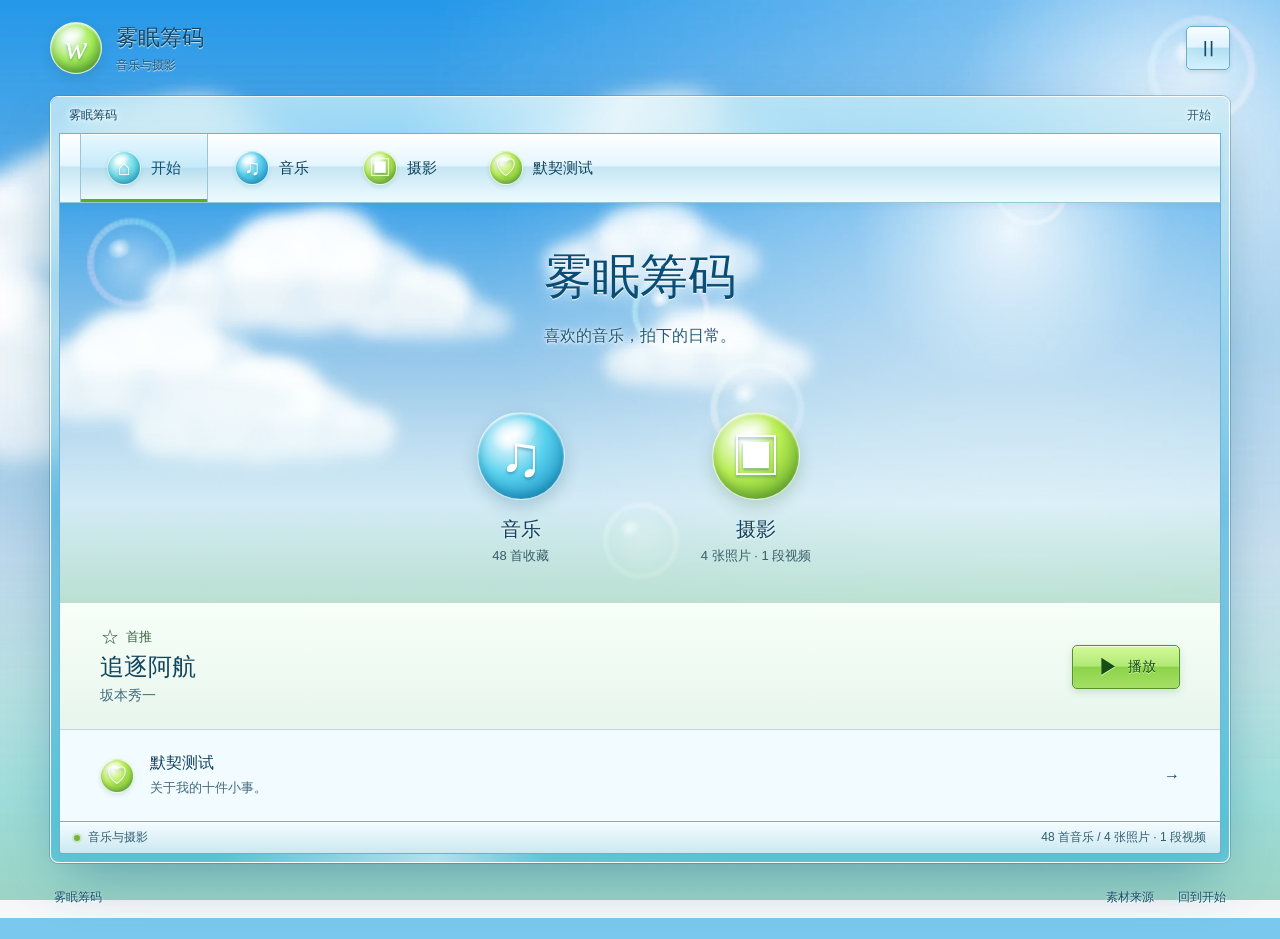
<file: index.html>
<!doctype html>
<html lang="zh-CN">
<head>
  <meta charset="UTF-8">
  <meta name="viewport" content="width=device-width, initial-scale=1">
  <meta name="theme-color" content="#139fe2">
  <meta name="description" content="雾眠筹码，喜欢的音乐，拍下的日常，还有一份默契小测试。">
  <title>雾眠筹码 · 音乐与摄影</title>
  <link rel="preload" href="assets/cloud-sky.webp" as="image">
  <link rel="stylesheet" href="styles.css?v=20261111-local">
  <script defer src="content.js?v=20261110-gallery"></script>
  <script defer src="friends.js?v=20261111-local"></script>
  <script defer src="app.js?v=20261111-local"></script>
</head>
<body>
  <a class="skip-link" href="#main">跳到主要内容</a>
  <div class="sky-backdrop" aria-hidden="true"></div>
  <div class="site-shell">
    <header class="site-header">
      <a class="brand" href="#home"><span class="orb brand-orb" aria-hidden="true">w</span><span>雾眠筹码<small>音乐与摄影</small></span></a>
      <div class="header-tools"><button id="motion-toggle" class="icon-button" aria-label="暂停背景动效" aria-pressed="false" title="暂停背景动效">Ⅱ</button></div>
    </header>
    <div class="aero-window">
      <div class="window-bar"><span>雾眠筹码</span><span class="window-location" id="location-name">开始</span></div>
      <nav class="top-nav" aria-label="主导航">
        <a href="#home" data-route="home"><span class="orb nav-orb" aria-hidden="true">⌂</span><span>开始</span></a>
        <a href="#music" data-route="music"><span class="orb nav-orb blue-orb" aria-hidden="true">♫</span><span>音乐</span></a>
        <a href="#photos" data-route="photos"><span class="orb nav-orb green-orb" aria-hidden="true">▣</span><span>摄影</span></a>
        <a href="#friends" data-route="friends"><span class="orb nav-orb green-orb" aria-hidden="true">♡</span><span>默契测试</span></a>
      </nav>
      <main id="main" tabindex="-1"></main>
      <div class="window-status"><span><span class="status-dot"></span><span id="status-text">音乐与摄影</span></span><span id="item-count"></span></div>
    </div>
    <footer class="site-footer"><span>雾眠筹码</span><a href="credits.html">素材来源</a><a href="#home">回到开始</a></footer>
  </div>
  <section class="player-dock" id="player-dock" aria-label="音乐播放器" hidden>
    <div class="player-inner">
      <button class="orb dock-play blue-orb" data-play aria-label="播放追逐阿航" title="播放追逐阿航">▶</button>
      <a class="dock-track" href="#music"><strong id="dock-title"></strong><span id="dock-artist"></span></a>
      <div class="player-timeline"><span id="elapsed">0:00</span><input id="seek" type="range" min="0" max="100" step="0.1" value="0" aria-label="播放进度" aria-valuetext="0:00" disabled><span id="duration">0:00</span></div>
      <div class="volume-controls"><button id="mute-toggle" class="icon-button" aria-label="静音" aria-pressed="false" title="静音">♪</button><input id="volume" type="range" min="0" max="1" step="0.05" value="1" aria-label="音量"></div>
      <button id="close-player" class="icon-button" aria-label="停止并收起播放器" title="停止并收起播放器">×</button>
    </div>
    <p id="player-message" class="player-message" role="status" hidden></p>
  </section>
  <audio id="site-audio" preload="metadata"></audio>
  <dialog id="photo-dialog" aria-labelledby="photo-title">
    <div class="lightbox-head"><h2 id="photo-title"></h2><button id="close-photo" class="icon-button" aria-label="关闭照片">×</button></div>
    <div class="photo-stage"><img id="photo-full" alt=""><video id="photo-video" controls playsinline preload="none" hidden></video><p id="photo-load-error" role="status" hidden>作品暂时无法加载。</p></div>
    <div class="lightbox-foot"><p id="photo-description"></p><div class="lightbox-controls"><button id="previous-photo" class="icon-button" aria-label="上一张照片" title="上一张照片">←</button><span id="photo-position"></span><button id="next-photo" class="icon-button" aria-label="下一张照片" title="下一张照片">→</button></div></div>
  </dialog>
  <noscript><p>请启用 JavaScript 以浏览音乐和摄影。</p></noscript>
</body>
</html>
</file>
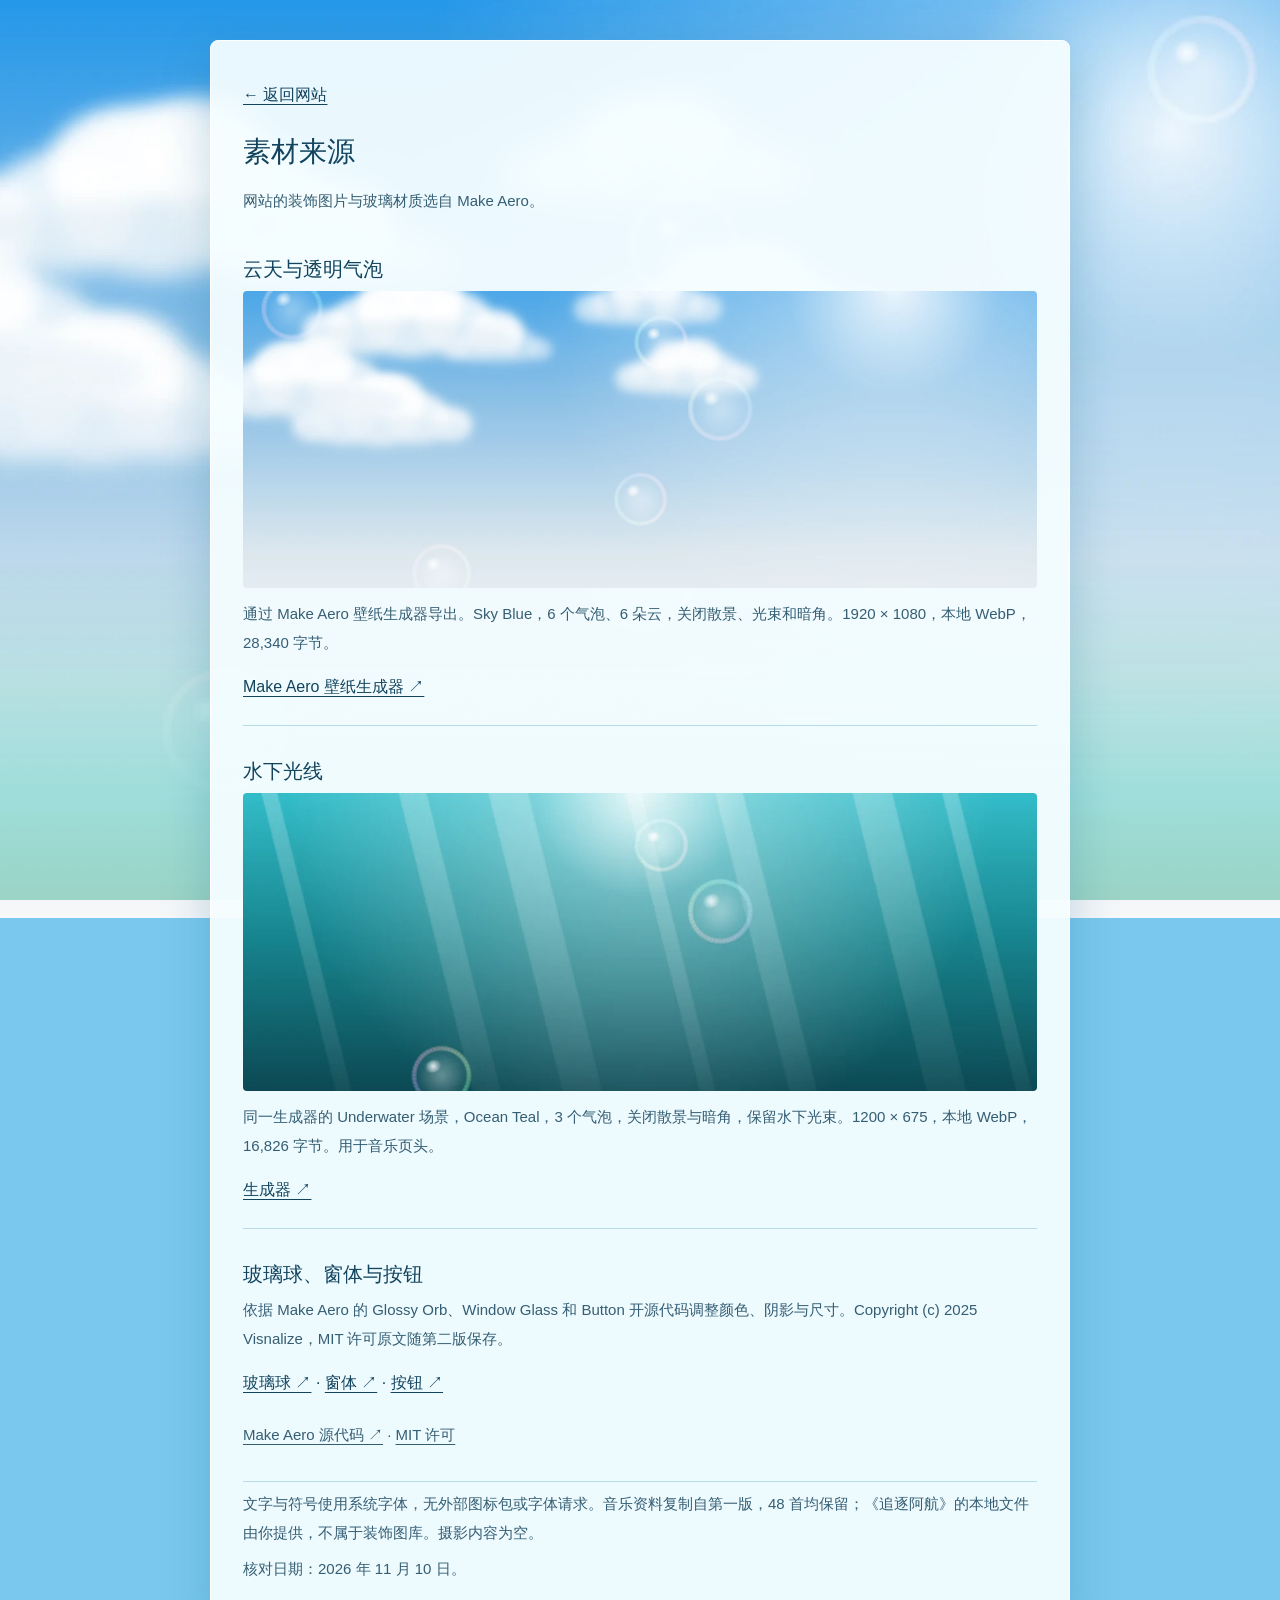
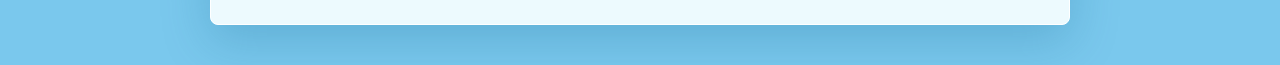
<file: credits.html>
<!doctype html>
<html lang="zh-CN" class="motion-paused">
<head><meta charset="UTF-8"><meta name="viewport" content="width=device-width,initial-scale=1"><title>素材来源 · 雾眠筹码</title><link rel="stylesheet" href="styles.css"><style>
.sources { width:min(860px,calc(100% - 32px)); margin:40px auto; padding:32px; background:#f5fdfff0; border:1px solid white; border-radius:8px; box-shadow:0 16px 48px #12678e40; }
.sources h1 { font-size:28px; margin:16px 0; }.sources h2 { font-size:20px; margin:16px 0 8px; }.sources p { font-size:15px; line-height:1.9; margin:8px 0; color:#355e73; }.sources a { display:inline-flex; align-items:center; min-height:44px; text-decoration:underline; text-underline-offset:4px; overflow-wrap:anywhere; }.sources article { padding:16px 0; border-bottom:1px solid #b7dbe7; }.sources img { width:100%; aspect-ratio:16/6; object-fit:cover; border-radius:4px; }
@media(max-width:600px){.sources{padding:20px;margin:20px auto;}}
</style></head>
<body><div class="sky-backdrop" aria-hidden="true"></div><main class="sources">
<a href="index.html">← 返回网站</a><h1>素材来源</h1><p>网站的装饰图片与玻璃材质选自 Make Aero。</p>
<article><h2>云天与透明气泡</h2><img src="assets/cloud-sky.webp" alt="蓝天、白云与透明气泡"><p>通过 Make Aero 壁纸生成器导出。Sky Blue，6 个气泡、6 朵云，关闭散景、光束和暗角。1920 × 1080，本地 WebP，28,340 字节。</p><a href="https://makeaero.com/wallpaper" target="_blank" rel="noopener noreferrer">Make Aero 壁纸生成器 ↗</a></article>
<article><h2>水下光线</h2><img src="assets/underwater.webp" alt="青蓝色水下光线与气泡"><p>同一生成器的 Underwater 场景，Ocean Teal，3 个气泡，关闭散景与暗角，保留水下光束。1200 × 675，本地 WebP，16,826 字节。用于音乐页头。</p><a href="https://makeaero.com/wallpaper" target="_blank" rel="noopener noreferrer">生成器 ↗</a></article>
<article><h2>玻璃球、窗体与按钮</h2><p>依据 Make Aero 的 Glossy Orb、Window Glass 和 Button 开源代码调整颜色、阴影与尺寸。Copyright (c) 2025 Visnalize，MIT 许可原文随第二版保存。</p><a href="https://makeaero.com/orb" target="_blank" rel="noopener noreferrer">玻璃球 ↗</a> · <a href="https://makeaero.com/window-glass" target="_blank" rel="noopener noreferrer">窗体 ↗</a> · <a href="https://makeaero.com/button" target="_blank" rel="noopener noreferrer">按钮 ↗</a><p><a href="https://github.com/Visnalize/makeaero" target="_blank" rel="noopener noreferrer">Make Aero 源代码 ↗</a> · <a href="vendor/MAKE-AERO-LICENSE.md">MIT 许可</a></p></article>
<p>文字与符号使用系统字体，无外部图标包或字体请求。音乐资料复制自第一版，48 首均保留；《追逐阿航》的本地文件由你提供，不属于装饰图库。摄影内容为空。</p><p>核对日期：2026 年 11 月 10 日。</p>
</main></body></html>
</file>
<file: styles.css>
/* Make Aero orb, window and button materials adapted under MIT.
   Copyright (c) 2025 Visnalize. See vendor/MAKE-AERO-LICENSE.md. */
:root {
  --ink: #12445e;
  --muted: #436c7c;
  --lake: #0799d1;
  --grass: #74c52a;
  --pearl: #f4fdff;
  --line: #b7dbe7;
  --ease-out: cubic-bezier(.23,1,.32,1);
  font-family: "Segoe UI", "Microsoft YaHei", sans-serif;
  color: var(--ink);
  font-synthesis: none;
  letter-spacing: 0;
}
* { box-sizing: border-box; }
[hidden] { display: none !important; }
html { scroll-padding-top: 84px; }
body { margin: 0; min-width: 0; min-height: 100vh; background: #7ac8ed; isolation: isolate; }
.sky-backdrop { position: fixed; inset: -2%; z-index: -2; pointer-events: none; background: url("assets/cloud-sky.webp") center top / cover; animation: sky-drift 32s ease-in-out infinite alternate; }
body::after { content: ""; position: fixed; inset: 62% 0 0; z-index: -1; pointer-events: none; background: linear-gradient(#16bad300,#45c9bc75 70%,#38ac8b78); }
a { color: inherit; text-decoration: none; }
button { font: inherit; color: inherit; cursor: pointer; }
button:disabled { opacity: .6; cursor: default; }
a,button { -webkit-tap-highlight-color: transparent; touch-action: manipulation; transition: transform 160ms var(--ease-out),background-color 160ms ease,box-shadow 160ms ease; }
a:focus-visible,button:focus-visible,input:focus-visible { outline: 3px solid #075e8b; outline-offset: 3px; }
main:focus { outline: none; }
h1,h2,h3,p { margin: 0; }
h1,h2,h3 { font-weight: 500; overflow-wrap: anywhere; }
.symbol { display: inline-grid; place-items: center; width: 24px; flex-shrink: 0; font-family: "Segoe UI Symbol","Segoe UI",sans-serif; font-size: 21px; line-height: 1; }
.site-shell { width: min(1180px,calc(100% - 80px)); margin: 0 auto; }
.site-header { min-height: 96px; display: flex; align-items: center; justify-content: space-between; gap: 24px; }
.brand { display: flex; align-items: center; gap: 14px; font-size: 22px; font-weight: 600; text-shadow: 0 1px 1px #ffffffd9; }
.brand small { display: block; font-size: 12px; font-weight: 400; margin-top: 4px; color: #245774; }
.header-tools { display: flex; align-items: center; gap: 12px; }
.orb { position: relative; display: inline-grid; place-items: center; flex-shrink: 0; border-radius: 50%; border: 1px solid #ffffffb8; background: radial-gradient(circle at 35% 30%,#fffffff0,#70dce8 48%,#0788b0 100%); box-shadow: inset 0 -5px 10px #035f865e,inset 0 1px 2px white,0 7px 16px #0d5b7738; color: #fff; text-shadow: 0 2px 3px #07547a66; }
.orb::after { content: ""; position: absolute; top: 7%; left: 17%; width: 53%; height: 35%; border-radius: 50%; background: radial-gradient(ellipse,#ffffffed,transparent 76%); transform: rotate(-25deg); pointer-events: none; }
.brand-orb { width: 52px; height: 52px; font-size: 34px; font-style: italic; font-family: Georgia,serif; font-weight: 400; background: radial-gradient(circle at 35% 30%,#fffffff0,#a6ed57 48%,#438f20 100%); box-shadow: inset 0 -5px 10px #306d3a61,inset 0 1px 2px white,0 5px 12px #21697a38; }
.blue-orb { background: radial-gradient(circle at 35% 30%,#fffffff0,#58d0ee 45%,#087fb4 100%); }
.green-orb { background: radial-gradient(circle at 35% 30%,#fffffff0,#b8ed52 45%,#4b971b 100%); box-shadow: inset 0 -5px 10px #366f305e,inset 0 1px 2px white,0 7px 16px #34743238; }
.glass-button,.icon-button { display: inline-flex; align-items: center; justify-content: center; gap: 8px; min-height: 44px; padding: 8px 16px; border: 1px solid #6eaccb; border-radius: 5px; background: linear-gradient(#ffffffeb,#e2f6ffcf 48%,#acdcedc9 50%,#d0f2ffe6); box-shadow: inset 0 1px 0 white,0 2px 4px #21647e24; color: #174d68; font-size: 14px; }
.icon-button { width: 44px; padding: 0; font-size: 22px; }
.glass-button:active,.icon-button:active,.dock-play:active { transform: scale(.96); box-shadow: inset 0 2px 5px #14596c33; }
.primary { min-width: 108px; color: #174d19; text-shadow: 0 1px 0 #d9ffab; border-color: #50932c; background: linear-gradient(#d3f99a,#b1e975 48%,#8cd348 50%,#a6df66); box-shadow: inset 0 1px 1px #f1ffdd,0 3px 7px #3f8b3433; font-weight: 600; }
.aero-window { position: relative; isolation: isolate; padding: 0 8px 8px; border: 1px solid #ffffffed; border-radius: 8px; box-shadow: 0 20px 55px -16px #07577e7d,0 0 0 1px #377da066,inset 0 0 24px #ffffff75; }
.aero-window::before { content: ""; position: absolute; inset: 0; z-index: -1; border-radius: inherit; background: linear-gradient(104deg,transparent 26%,#ffffff85 42%,#ffffff0d 50%,transparent 64%),linear-gradient(#ffffff99,#ffffff33 42%,#fff0 54%),#139ed075; }
.aero-window::after { content: ""; position: absolute; inset: 0; z-index: -2; border-radius: inherit; backdrop-filter: blur(18px) saturate(1.6); }
.window-bar { height: 36px; display: flex; justify-content: space-between; align-items: center; padding: 0 10px; font-size: 12px; color: #124963; text-shadow: 0 0 4px white,0 0 8px white; }
.window-location { color: #205d76; }
.top-nav { position: sticky; top: 0; z-index: 20; min-height: 68px; display: flex; align-items: stretch; gap: 0; padding: 0 20px; border: 1px solid #72b1cf; border-bottom: 0; background: linear-gradient(#fff,#e4f6ff 46%,#c6e6f3 49%,#edfbff); box-shadow: inset 0 1px 0 white,0 3px 8px #1c708014; }
.top-nav a { position: relative; display: flex; align-items: center; justify-content: center; gap: 10px; min-width: 128px; min-height: 68px; padding: 10px 24px; font-size: 15px; border-inline: 1px solid transparent; }
.top-nav a:active { box-shadow: inset 0 2px 6px #246c8326; }
.top-nav a[aria-current] { border-color: #9dc5d8; background: linear-gradient(#e8f8ff,#c5eafa 49%,#b7deef 50%,#f2fcff); box-shadow: inset 0 -3px 0 #55af24,inset 0 1px 0 white; color: #0c5276; }
.nav-orb { width: 34px; height: 34px; font-size: 22px; box-shadow: inset 0 -2px 5px #2365794d,0 2px 4px #1e6c8426; }
main { background: #f6fdff; border: 1px solid #72b1cf; border-top-color: #9dcddd; min-height: 480px; scroll-margin-top: 78px; }
.nature-hero { position: relative; isolation: isolate; min-height: 400px; overflow: hidden; display: flex; flex-direction: column; align-items: center; justify-content: space-between; }
.home-art { position: absolute; inset: 0; z-index: -2; }
.home-art img { width: 100%; height: 100%; object-fit: cover; object-position: center 30%; }
.nature-hero::after { content: ""; position: absolute; inset: 0; z-index: -1; background: linear-gradient(#c5f0ff08,#f5ffff3b 45%,#efffff87 75%,#a4dcbd94); pointer-events: none; }
.home-intro { text-align: center; padding: 40px 24px 0; }
.home-intro h1 { font-size: 48px; line-height: 1.4; color: #0a4d75; text-shadow: 0 1px 0 white,0 0 16px #ffffffd9; }
.intro-copy { font-size: 16px; color: #235b76; margin-top: 12px; line-height: 1.8; text-shadow: 0 1px 3px white,0 0 8px white; }
.portal-area { display: flex; justify-content: center; gap: 104px; padding: 28px 24px 32px; width: 100%; }
.portal { display: flex; flex-direction: column; align-items: center; gap: 14px; min-width: 128px; padding: 4px 12px; border-radius: 8px; }
.portal:active .portal-icon { transform: scale(.96); }
.portal-icon { width: 88px; height: 88px; transition: transform 200ms var(--ease-out),box-shadow 200ms ease; }
.portal-icon .symbol { width: 60px; font-size: 58px; position: relative; z-index: 1; }
.photo-portal .portal-icon .symbol { font-size: 50px; }
.portal-copy { text-align: center; }
.portal h2 { font-size: 20px; line-height: 1.5; text-shadow: 0 1px 2px white; }
.portal p { margin-top: 2px; font-size: 13px; line-height: 1.6; color: #365d68; }
.home-feature { display: flex; justify-content: space-between; align-items: center; gap: 24px; padding: 24px 40px; border-top: 1px solid #fff; background: linear-gradient(#f7fff7,#e7f5ed); }
.home-feature h2 { font-size: 24px; margin-top: 4px; }
.home-feature p { margin-top: 4px; color: var(--muted); font-size: 14px; }
.featured-label { display: inline-flex; align-items: center; gap: 6px; font-size: 13px; color: #386243; }
.featured-label .symbol { font-size: 18px; width: 20px; }
.window-status { display: flex; justify-content: space-between; align-items: center; gap: 12px; min-height: 32px; padding: 6px 14px; border: 1px solid #77adc4; border-top: 0; background: linear-gradient(#f4fcff,#cce8f1); box-shadow: inset 0 1px 0 white; border-radius: 0 0 3px 3px; font-size: 12px; color: #315f70; }
.window-status > span:first-child { display: flex; align-items: center; gap: 8px; }
.status-dot { width: 6px; height: 6px; display: inline-block; background: #72b836; border-radius: 50%; box-shadow: 0 0 0 2px #bad99f80; }
.site-footer { display: flex; align-items: center; justify-content: flex-end; gap: 24px; padding: 12px 4px 20px; font-size: 12px; color: #174d68; text-shadow: 0 1px 2px white; }
.site-footer > span { margin-right: auto; }
.site-footer a { display: inline-flex; align-items: center; min-height: 44px; }
.collection-view { padding: 0 40px 28px; }
.page-heading { display: flex; align-items: center; justify-content: space-between; gap: 20px; min-height: 140px; padding: 24px 40px; margin: 0 -40px 28px; border-bottom: 1px solid #a5d5e4; background: linear-gradient(90deg,#e7fafff5,#e6fcffe6 38%,#c7f8ff42),url("assets/underwater.webp") center 28%/cover; }
.page-heading h1 { font-size: 32px; line-height: 1.5; text-shadow: 0 1px 2px white; }
.page-heading p { color: #426c7c; font-size: 14px; line-height: 1.6; margin-top: 4px; }
.photos-view .page-heading { background: linear-gradient(90deg,#ecffedf5,#e8ffe8d6 50%,#c5f5b14d),url("assets/cloud-sky.webp") center 52%/cover; border-color: #b1d89f; }
.photos-view .page-heading h1 { color: #315f37; }
.count-pill { display: flex; align-items: center; gap: 8px; min-height: 36px; padding: 6px 12px; font-size: 13px; border: 1px solid #ffffffed; border-radius: 4px; background: #f4fdffe0; box-shadow: 0 2px 5px #24748a1a,inset 0 1px 0 white; white-space: nowrap; }
.count-pill .symbol { font-size: 17px; width: 18px; }
.featured-track { display: grid; grid-template-columns: minmax(0,1fr) auto; align-items: center; gap: 32px; padding: 0 0 28px; border-bottom: 1px solid var(--line); }
.featured-track h2 { font-size: 34px; line-height: 1.5; margin: 8px 0; }
.featured-track p { font-size: 16px; line-height: 1.6; color: var(--muted); }
.featured-playback { min-width: 0; display: flex; flex-direction: column; align-items: center; gap: 8px; }
.featured-playback .back-link { margin: 0; font-size: 13px; }
.music-item { display: grid; grid-template-columns: 28px minmax(0,1fr) 44px; align-items: center; gap: 20px; border-bottom: 1px solid #cce3eb; padding: 14px 12px; border-radius: 4px; transition: background-color 140ms ease; }
.track-text { min-width: 0; max-width: 76ch; }
.music-item h3 { font-size: 16px; line-height: 1.6; }
.music-item p { margin-top: 3px; color: var(--muted); font-size: 13px; line-height: 1.6; overflow-wrap: anywhere; }
.track-number { font-size: 12px; color: #517b8a; font-variant-numeric: tabular-nums; }
.music-item.is-featured { background: #e9f6eb; }
.music-item:focus-within { background: #e5f4fc; }
.back-link { display: inline-flex; align-items: center; gap: 8px; min-height: 44px; font-size: 14px; color: #266a86; margin-top: 20px; }
.back-link .symbol { font-size: 18px; width: 20px; }
.gallery-toolbar { display: flex; align-items: center; justify-content: space-between; gap: 20px; padding: 0 0 20px; border-bottom: 1px solid #cae1cc; color: #406d4e; font-size: 14px; }
.gallery-toolbar > span { display: flex; align-items: center; gap: 8px; }
.gallery-toolbar h2 { font-size: 16px; }
.view-switch { display: flex; gap: 8px; }
.view-switch .icon-button[aria-pressed="true"] { background: linear-gradient(#f4ffe7,#d8eeb4 48%,#bbdf90 50%,#e5f6d4); border-color: #8dbd71; color: #356526; box-shadow: inset 0 1px 4px #46832e26; }
.empty-photo-grid,.photo-grid { display: grid; grid-template-columns: repeat(3,minmax(0,1fr)); gap: 20px; margin-top: 24px; }
.columns-2 { grid-template-columns: repeat(2,minmax(0,1fr)); }
.photo-slot { display: grid; align-content: center; justify-items: center; min-width: 0; aspect-ratio: 4/3; border: 1px dashed #9ecfa9; border-radius: 4px; background: linear-gradient(145deg,#f5fff6,#e4f4e5); box-shadow: inset 0 0 0 5px #ffffffb0; color: #527b56; }
.photo-slot .symbol { font-size: 30px; width: 40px; }
.gallery-empty-message { text-align: center; padding: 24px 0 16px; }
.gallery-empty-message h2 { font-size: 18px; color: #375f3c; }
.gallery-empty-message p { font-size: 13px; line-height: 1.7; color: #527b56; margin-top: 8px; }
.photo-item { border: 0; padding: 0; background: transparent; text-align: left; }
.photo-item img { width: 100%; aspect-ratio: 4/3; object-fit: contain; display: block; transition: transform 220ms var(--ease-out); }
.photo-item > span { display: block; padding: 12px 0; font-size: 14px; }
.photo-item > .photo-image { position: relative; padding: 0; overflow: hidden; border: 1px solid #ffffff; border-radius: 4px; background: #e3f2e8; box-shadow: 0 2px 6px #24748a1a; }
.video-badge { position: absolute; right: 8px; bottom: 8px; display: inline-flex; align-items: center; gap: 4px; padding: 4px 8px; border: 1px solid #ffffffb0; border-radius: 4px; color: white; background: #16475be6; font-size: 12px; }
.skip-link { position: fixed; left: 16px; top: -80px; z-index: 100; background: white; padding: 12px 20px; border-radius: 4px; }
.skip-link:focus { top: 16px; }
dialog { width: min(1000px,calc(100% - 32px)); padding: 20px; border: 1px solid white; border-radius: 8px; color: var(--ink); background: #f5fdff; }
dialog::backdrop { background: #16475bc7; backdrop-filter: blur(6px); }
.lightbox-head { display: flex; justify-content: space-between; align-items: center; gap: 20px; margin-bottom: 16px; }
dialog img { display: block; max-width: 100%; max-height: 70vh; margin: auto; }
dialog video { display: block; max-width: 100%; width: auto; max-height: 65vh; max-height: 65dvh; margin: auto; background: #102f3b; }
dialog [hidden] { display: none; }
dialog p { padding-top: 16px; }
.photo-stage { min-height: 160px; display: grid; place-items: center; }
.lightbox-foot { display: flex; align-items: center; justify-content: space-between; gap: 24px; }
.lightbox-foot p { line-height: 1.6; font-size: 14px; }
.lightbox-controls { display: flex; align-items: center; gap: 12px; flex-shrink: 0; margin-top: 16px; font-size: 12px; }
body:has(dialog[open]) { overflow: hidden; }
.motion-paused .sky-backdrop,.page-hidden .sky-backdrop { animation-play-state: paused; }
.sr-only { position: absolute; width: 1px; height: 1px; padding: 0; margin: -1px; overflow: hidden; clip-path: inset(50%); white-space: nowrap; border: 0; }
.music-toolbar { display: flex; align-items: center; justify-content: space-between; gap: 24px; margin-top: 28px; padding-bottom: 12px; }
.music-toolbar h2 { font-size: 18px; line-height: 1.6; }
.music-toolbar h2 span { font-size: 12px; font-weight: 400; color: var(--muted); margin-left: 10px; white-space: nowrap; }
.search-field { display: flex; align-items: center; gap: 4px; width: 300px; max-width: 100%; min-height: 44px; padding: 0 6px 0 10px; border: 1px solid #9fc8d8; border-radius: 5px; background: #fff; box-shadow: inset 0 1px 3px #277b9412; }
.search-field:focus-within { border-color: #1885b0; outline: 2px solid #b4e7f6; outline-offset: 1px; }
.search-field input { min-width: 0; width: 100%; height: 44px; padding: 0 6px; background: transparent; border: 0; color: var(--ink); font: inherit; font-size: 14px; outline: none; }
.search-field input::-webkit-search-cancel-button { display: none; }
.search-field .symbol { font-size: 24px; color: #436c7c; }
.search-field .icon-button { min-height: 36px; width: 36px; flex-shrink: 0; border: 0; background: transparent; box-shadow: none; }
.list-labels { display: grid; grid-template-columns: 28px minmax(0,1fr) 44px; gap: 20px; padding: 10px 12px; border-bottom: 1px solid var(--line); color: var(--muted); font-size: 11px; }
.list-labels > span:last-child { text-align: center; }
.search-empty { text-align: center; padding: 40px 16px; }
.search-empty > .symbol { font-size: 32px; width: 44px; height: 44px; }
.search-empty h3 { font-size: 18px; margin: 12px 0 8px; }
.search-empty p { color: var(--muted); font-size: 14px; }
.search-empty button { margin-top: 20px; }
.player-dock { position: fixed; inset: auto 0 0; z-index: 30; padding: 12px 24px max(12px,env(safe-area-inset-bottom)); background: linear-gradient(#f4fdfff5,#d8f2f9f5); border-top: 1px solid #fff; box-shadow: 0 -1px 0 #78b5c7,0 -6px 24px #125c762e; }
.player-inner { display: grid; grid-template-columns: 44px 164px minmax(0,1fr) 130px 44px; align-items: center; gap: 20px; max-width: 1100px; margin: auto; }
.dock-play { width: 44px; height: 44px; font-size: 16px; cursor: pointer; }
.dock-play .symbol { font-size: 17px; }
.dock-track { min-width: 0; display: flex; flex-direction: column; gap: 4px; padding: 4px 0; }
.dock-track strong { font-size: 14px; font-weight: 600; line-height: 1.5; overflow: hidden; white-space: nowrap; text-overflow: ellipsis; }
.dock-track > span { font-size: 12px; color: var(--muted); line-height: 1.5; }
.player-timeline { display: flex; align-items: center; gap: 12px; min-width: 0; }
.player-timeline > span { font-size: 11px; font-variant-numeric: tabular-nums; color: #3c6472; }
input[type="range"] { accent-color: #1498b9; cursor: pointer; min-width: 0; height: 32px; margin: 0; }
#seek { flex: 1; width: 100%; appearance: none; background: transparent; }
#seek::-webkit-slider-runnable-track { height: 5px; border-radius: 3px; background: linear-gradient(90deg,#169fba var(--progress,0%),#bbdbe5 var(--progress,0%)); }
#seek::-webkit-slider-thumb { appearance: none; width: 14px; height: 14px; border-radius: 50%; background: linear-gradient(#fff,#c9eef8); border: 1px solid #3886a2; box-shadow: 0 1px 3px #2e769c40; margin-top: -4.5px; }
#seek::-moz-range-track { height: 5px; border-radius: 3px; background: #bbdbe5; }
#seek::-moz-range-progress { height: 5px; background: #169fba; }
#seek::-moz-range-thumb { width: 14px; height: 14px; border-radius: 50%; background: #def6fc; border: 1px solid #3886a2; }
.volume-controls { display: flex; align-items: center; gap: 8px; min-width: 0; }
.volume-controls input { width: 78px; }
.volume-controls .icon-button,#close-player { background: transparent; border-color: transparent; box-shadow: none; }
.volume-controls .icon-button { font-family: "Segoe UI Symbol",sans-serif; font-size: 18px; }
.player-message { max-width: 1100px; margin: 8px auto 0; color: #873c35; font-size: 13px; line-height: 1.6; }
.player-open body { padding-bottom: 108px; }
.keyboard-input *, .keyboard-input *::before,.keyboard-input *::after { transition-duration: 0s !important; }
.home-quiz { display: flex; align-items: center; gap: 16px; min-height: 92px; padding: 20px 40px; border-top: 1px solid var(--line); background: #f2fbff; }
.home-quiz strong { display: block; font-size: 16px; font-weight: 500; }
.home-quiz small { display: block; margin-top: 4px; color: var(--muted); font-size: 13px; line-height: 1.6; }
.home-quiz > span:last-child { margin-left: auto; }
.quiz-view .page-heading { background: linear-gradient(90deg,#eafff1f5,#e8fff4df 60%,#d2f3f259),url("assets/cloud-sky.webp") center/cover; }
.quiz-layout { display: grid; grid-template-columns: minmax(0,680px); justify-content: center; }
.quiz-card { min-width: 0; min-height: 340px; padding: 32px; border: 1px solid #a4cbd5; border-radius: 6px; background: linear-gradient(#ffffffed,#eaf8f7); box-shadow: inset 0 1px 0 #fff,0 4px 12px #126b7a0a; }
.friend-step { display: block; color: #486d78; font-size: 12px; line-height: 1.6; overflow-wrap: anywhere; }
.quiz-card h2,.friend-question legend { font-size: 24px; font-weight: 500; line-height: 1.5; margin-top: 20px; overflow-wrap: anywhere; }
.quiz-card [tabindex="-1"]:focus { outline: none; }
.friend-intro { color: var(--muted); font-size: 14px; line-height: 1.8; margin: 12px 0 20px; overflow-wrap: anywhere; }
.friends-note { color: #476c76; font-size: 12px; line-height: 1.8; margin-top: 12px; overflow-wrap: anywhere; }
.friend-quiz-top { display: flex; align-items: start; justify-content: space-between; gap: 16px; }
.friend-question-count { flex-shrink: 0; font-size: 12px; color: #486d78; line-height: 1.6; }
.friend-progress { display: block; width: 100%; height: 6px; margin: 16px 0 28px; border: 0; border-radius: 4px; overflow: hidden; background: #d5e8e9; accent-color: #62a93b; }
.friend-progress::-webkit-progress-bar { background: #d5e8e9; }
.friend-progress::-webkit-progress-value { background: linear-gradient(90deg,#8bca58,#36a9b2); }
.friend-progress::-moz-progress-bar { background: #62a93b; }
.friend-question { min-width: 0; border: 0; padding: 0; margin: 0; }
.friend-question legend { float: left; width: 100%; margin: 0 0 24px; }
.friend-question legend + * { clear: both; }
.friend-options { display: grid; grid-template-columns: repeat(2,minmax(0,1fr)); gap: 12px; }
.friend-option { display: flex; align-items: center; gap: 10px; min-height: 52px; padding: 12px; border: 1px solid #a9cad3; border-radius: 4px; background: #ffffffb3; cursor: pointer; font-size: 15px; transition: background-color 140ms ease,border-color 140ms ease; }
.friend-option input { width: 16px; height: 16px; margin: 0; accent-color: #347a33; flex-shrink: 0; }
.friend-option:has(input:checked) { background: #e4f4d5; border-color: #73a653; box-shadow: inset 0 1px 0 white; }
.friend-option:has(input:focus-visible) { outline: 2px solid #1683aa; outline-offset: 3px; }
.friend-actions { display: flex; justify-content: space-between; align-items: center; gap: 12px; flex-wrap: wrap; margin-top: 28px; }
.friend-text-button { background: transparent; border: 0; padding: 8px 0; min-height: 44px; color: #266a86; font: inherit; font-size: 14px; cursor: pointer; }
.friend-result .result-score { margin: 24px 0 0; color: #567b8a; font-size: 64px; line-height: 1.2; font-variant-numeric: tabular-nums; }
.result-score span { font-size: 24px; margin-left: 4px; }
.friend-result .result-pass { color: #3d7c38; }
@media (hover:hover) and (pointer:fine) {
  .home-quiz:hover { background: #e8f8f2; }
  .friend-option:hover { border-color: #5e9cab; background: #f0fcff; }
  .friend-text-button:hover { text-decoration: underline; text-underline-offset: 4px; }
}
@media (max-width:900px) {
  .quiz-card { padding: 28px; }
}
@media (max-width:720px) {
  .quiz-layout { grid-template-columns: minmax(0,1fr); }
}
@media (max-width:620px) {
  .top-nav a { flex-direction: column; gap: 3px; padding: 8px 4px; font-size: 12px; }
  .home-quiz { padding: 20px; gap: 12px; }
  .home-quiz small { font-size: 12px; }
  .quiz-card { padding: 20px; min-height: 320px; }
  .quiz-card h2,.friend-question legend { font-size: 21px; }
  .quiz-view .page-heading { flex-wrap: wrap; }
  .friend-option { padding: 10px; gap: 8px; font-size: 14px; }
}
@media (hover:hover) and (pointer:fine) {
  .glass-button:hover,.icon-button:hover { background: linear-gradient(white,#d9f5ff 48%,#90daef 50%,#cbf4ff); box-shadow: inset 0 1px 0 white,0 0 10px #98e8ff80; }
  .primary:hover { background: linear-gradient(#e1ffb7,#c3f28e 48%,#9ee05b 50%,#b6eb7b); }
  .portal:hover .portal-icon { transform: translateY(-3px); box-shadow: inset 0 -5px 10px #035f865e,0 10px 20px #047da340,0 0 16px #fff; }
  .top-nav a:hover { background: #ffffffb0; }
  .top-nav a[aria-current]:hover { background: linear-gradient(#e8f8ff,#c5eafa 49%,#b7deef 50%,#f2fcff); }
  .music-item:hover { background: #e8f5fa; }
  .back-link:hover,.site-footer a:hover { text-decoration: underline; text-underline-offset: 4px; }
  .photo-item:hover img { transform: scale(1.025); }
  .dock-track:hover strong { text-decoration: underline; text-underline-offset: 3px; }
}
@keyframes sky-drift { to { transform: translate3d(0,-12px,0) scale(1.025); } }
@media (max-width:900px) {
  .site-shell { width: calc(100% - 40px); }
  .site-header { min-height: 88px; }
  .collection-view { padding-inline: 28px; }
  .page-heading { padding-inline: 28px; margin-inline: -28px; }
  .featured-track { gap: 28px; }
  .player-inner { grid-template-columns: 44px 130px minmax(0,1fr) 44px 44px; gap: 12px; }
  .volume-controls input { display: none; }
}
@media (max-width:620px) {
  .site-shell { width: calc(100% - 24px); }
  .site-header { min-height: 80px; gap: 12px; }
  .brand { font-size: 18px; gap: 10px; }
  .brand small { font-size: 11px; }
  .brand-orb { width: 42px; height: 42px; font-size: 28px; }
  .header-tools { gap: 8px; }
  .header-tools .glass-button { padding: 8px 10px; font-size: 12px; }
  .aero-window { padding: 0 5px 5px; }
  .window-bar { height: 32px; padding: 0 6px; }
  .top-nav { padding: 0; min-height: 66px; }
  .top-nav a { flex: 1; min-width: 0; min-height: 66px; padding: 8px 6px; gap: 6px; font-size: 14px; }
  .nav-orb { width: 28px; height: 28px; font-size: 19px; }
  .nature-hero { min-height: 346px; }
  .home-intro { padding-top: 32px; }
  .home-intro h1 { font-size: 38px; }
  .intro-copy { font-size: 14px; }
  .home-art img { object-position: 52% center; }
  .portal-area { gap: 32px; padding: 24px 12px 28px; }
  .portal { min-width: 100px; padding: 0; }
  .portal-icon { width: 76px; height: 76px; }
  .portal-icon .symbol { font-size: 48px; }
  .photo-portal .portal-icon .symbol { font-size: 42px; }
  .portal h2 { font-size: 18px; }
  .portal p { font-size: 12px; }
  .home-feature { padding: 20px; gap: 12px; }
  .home-feature h2 { font-size: 22px; }
  .home-feature .glass-button { padding: 8px 14px; }
  .site-footer { gap: 16px; padding-bottom: 16px; }
  .collection-view { padding: 0 20px 20px; }
  .page-heading { min-height: 120px; padding: 20px; margin: 0 -20px 24px; gap: 12px; }
  .page-heading h1 { font-size: 28px; }
  .count-pill { gap: 4px; font-size: 12px; padding: 6px 8px; }
  .count-pill .symbol { display: none; }
  .photos-view .page-heading { flex-wrap: wrap; gap: 16px; }
  .featured-track { grid-template-columns: minmax(0,1fr); gap: 20px; padding-bottom: 24px; }
  .featured-track h2 { font-size: 30px; }
  .featured-playback { flex-direction: row; gap: 20px; }
  .music-item { padding: 14px 0; gap: 10px; grid-template-columns: 20px minmax(0,1fr) 44px; }
  .list-labels { gap: 10px; padding-inline: 0; grid-template-columns: 20px minmax(0,1fr) 44px; }
  .music-item h3 { font-size: 15px; }
  .music-toolbar { flex-direction: column; align-items: stretch; gap: 14px; margin-top: 24px; }
  .search-field { width: 100%; }
  .empty-photo-grid,.photo-grid { gap: 10px; }
  .photo-grid.columns-3 { grid-template-columns: repeat(2,minmax(0,1fr)); }
  .photo-grid.columns-2 { grid-template-columns: 1fr; }
  .empty-photo-grid.columns-2 { grid-template-columns: repeat(2,minmax(0,1fr)); }
  .photo-slot .symbol { font-size: 24px; }
  .photo-slot { aspect-ratio: 4/3; }
  .window-status { padding: 6px 10px; font-size: 11px; }
  .player-dock { padding: 10px 16px max(10px,env(safe-area-inset-bottom)); }
  .player-inner { grid-template-columns: 44px minmax(0,1fr) 40px 40px; gap: 4px 10px; }
  .dock-play { grid-column: 1; grid-row: 1; }
  .dock-track { grid-column: 2; grid-row: 1; }
  .volume-controls { grid-column: 3; grid-row: 1; }
  #close-player { grid-column: 4; grid-row: 1; width: 40px; }
  .player-timeline { grid-column: 1/-1; grid-row: 2; gap: 10px; }
  .player-open body { padding-bottom: 140px; }
  .lightbox-foot { align-items: flex-start; flex-direction: column; gap: 8px; }
  .lightbox-controls { align-self: flex-end; margin-top: 0; }
  .sources { overflow-wrap: anywhere; }
}
@media (prefers-reduced-motion:reduce) {
  *,*::before,*::after { animation: none !important; transition: none !important; }
}
</file>
